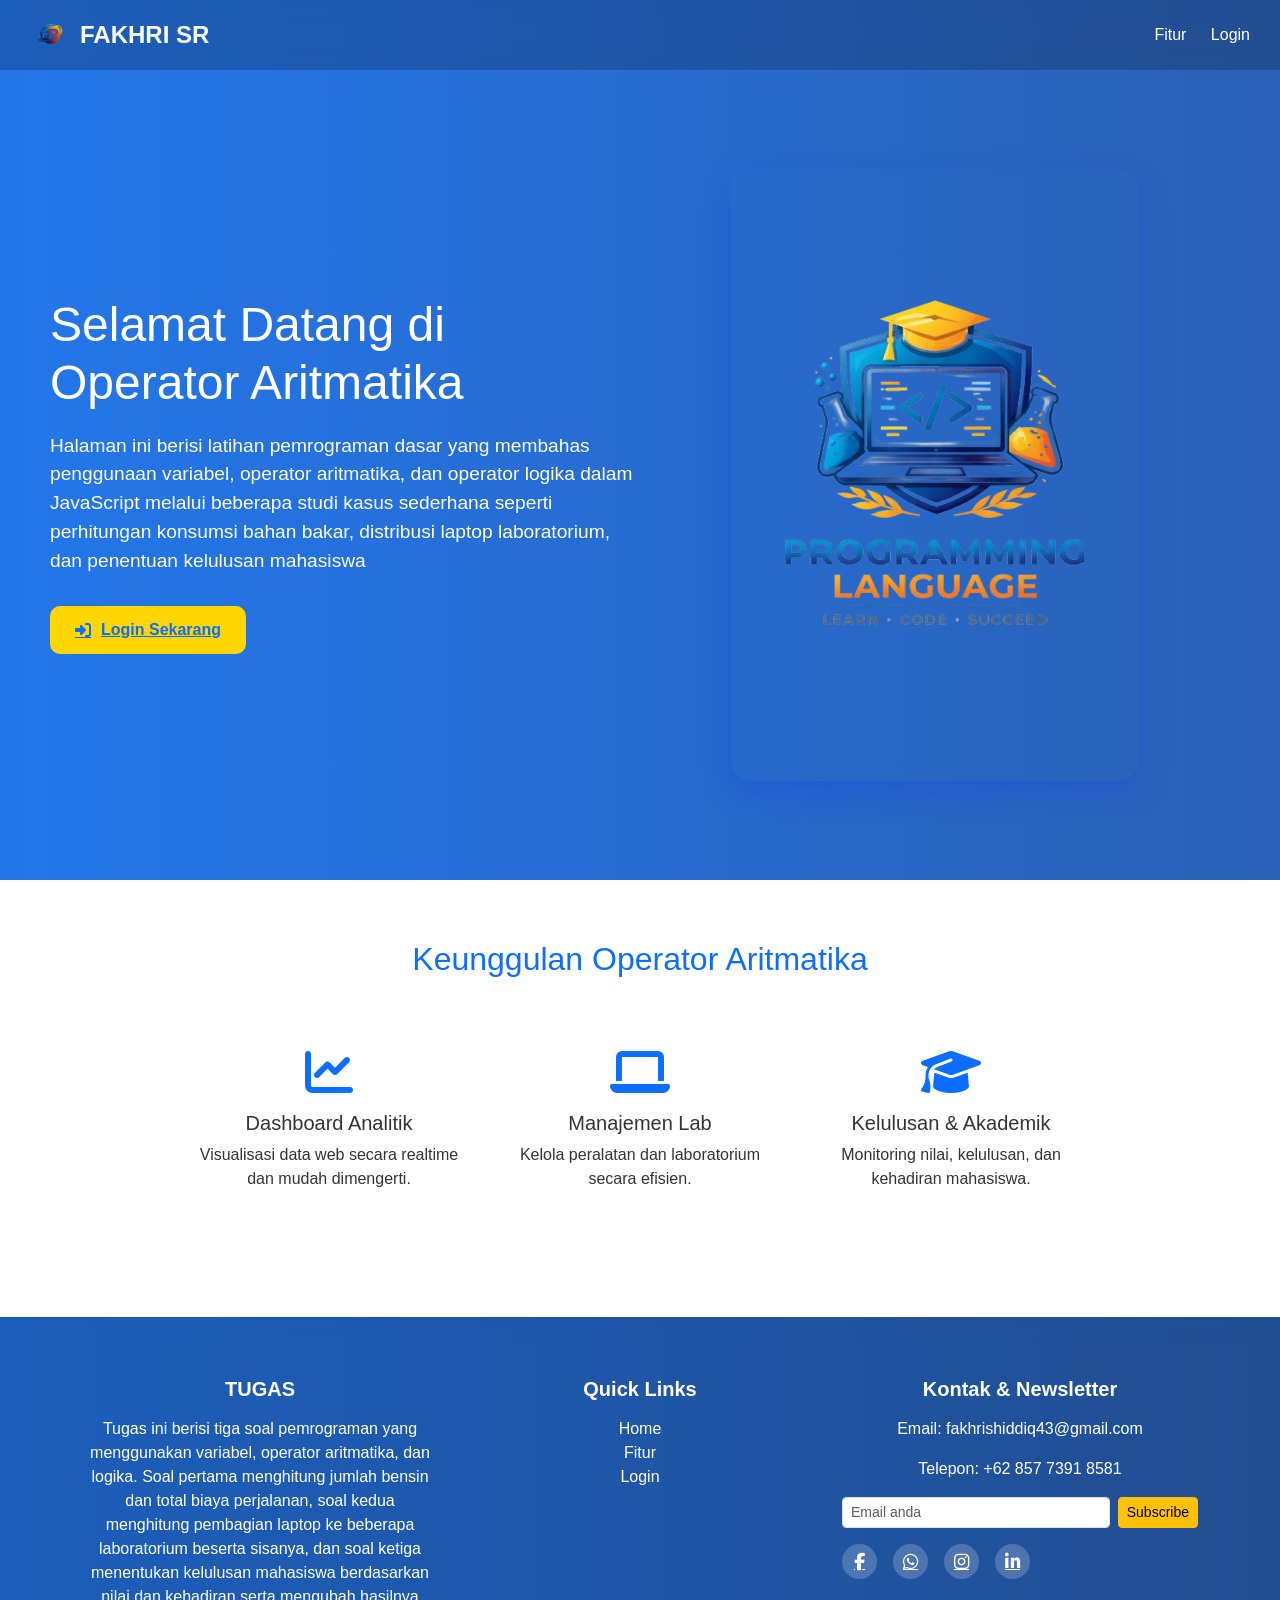
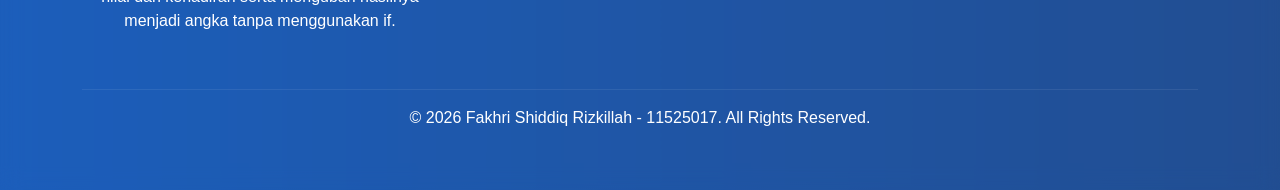
<file: index.html>
<!DOCTYPE html>
<html lang="en">
<head>
<meta charset="UTF-8">
<meta name="viewport" content="width=device-width, initial-scale=1.0">
<title>Operator Aritmatika</title>

<!-- Bootstrap & Font Awesome -->
<link href="https://cdn.jsdelivr.net/npm/bootstrap@5.3.2/dist/css/bootstrap.min.css" rel="stylesheet">
<link href="https://cdnjs.cloudflare.com/ajax/libs/font-awesome/6.5.0/css/all.min.css" rel="stylesheet">

<style>
body {
  font-family: 'Segoe UI', sans-serif;
  margin: 0;
  padding: 0;
  overflow-x: hidden;
  color: #fff;
  background: linear-gradient(270deg, #1a1818, #3a3950, #2376ea);
  background-size: 600% 600%;
  animation: gradientBG 15s ease infinite;
}

/* Animated gradient */
@keyframes gradientBG {
  0% {background-position:0% 50%;}
  50% {background-position:100% 50%;}
  100% {background-position:0% 50%;}
}

/* Navbar */
nav {
  padding: 15px 30px;
  background: rgba(0,0,0,0.2);
  backdrop-filter: blur(10px);
  display: flex;
  align-items: center;
  justify-content: space-between;
}
nav .logo-text {
  display: flex;
  align-items: center;
  gap: 10px;
  font-weight: 700;
  font-size: 1.5rem;
}
nav .logo-text img {
  width: 40px;
  height: 40px;
}
nav a {
  color: #fff;
  margin-left: 20px;
  text-decoration: none;
  font-weight: 500;
  transition: 0.3s;
}
nav a:hover { color: #ffd700; }

/* Hero Section */
.hero {
  display: flex;
  align-items: center;
  justify-content: center;
  min-height: 90vh;
  padding: 50px;
}
.hero-text {
  flex: 1;
  opacity: 0;
  transform: translateX(-50px);
  transition: 1s ease;
}
.hero-text.visible { 
  opacity: 1; 
  transform: translateX(0); 
}
.hero-text h1 { font-size: 3rem; margin-bottom: 20px; }
.hero-text p { font-size: 1.2rem; margin-bottom: 30px; }
.hero-btn {
  background: #ffd700;
  color: #0d6efd;
  font-weight: 600;
  padding: 12px 25px;
  border-radius: 10px;
  display: inline-flex;
  align-items: center;
  gap: 10px;
  transition: 0.3s;
}
.hero-btn:hover { transform: translateY(-3px); }
.hero-btn i { transition: 0.3s; }
.hero-btn:hover i { transform: translateX(5px); }

.hero-image {
  flex: 1;
  text-align: center;
  opacity: 0;
  transform: translateX(50px);
  transition: 1s ease;
}
.hero-image.visible { opacity: 1; transform: translateX(0); }
.hero-image img {
  max-width: 100%;
  border-radius: 20px;
  box-shadow: 0 12px 30px rgba(17, 53, 234, 0.25);
}

/* Features Section */
.features {
  background: #fff;
  color: #333;
  padding: 60px 30px;
}
.features h2 {
  text-align: center;
  margin-bottom: 50px;
  color: #0d6efd;
}
.feature-item {
  text-align: center;
  padding: 20px;
  margin-bottom: 30px;
  opacity: 0;
  transform: translateY(30px);
  transition: 0.6s ease;
}
.feature-item.visible {
  opacity: 1;
  transform: translateY(0);
}
.feature-item i { font-size: 3rem; color: #0d6efd; margin-bottom: 15px; }

/* Footer */
footer {
  text-align: center;
  padding: 20px;
  background: rgba(0,0,0,0.2);
  backdrop-filter: blur(10px);
  color: #fff;
}

/* Responsive */
@media(max-width:768px){
  .hero { flex-direction: column; text-align: center; }
  .hero-text, .hero-image { flex: 1; }
  .hero-text h1 { font-size: 2.2rem; }
  nav .logo-text { gap: 5px; font-size: 1.2rem; }
  nav .logo-text img { width: 30px; height: 30px; }
}
</style>
</head>
<body>

<!-- Navbar -->
<nav>
  <div class="logo-text">
    <img src="./img/logopt.png" alt="Logo SIAKAD">
    FAKHRI SR
  </div>
  <div>
    <a href="#features">Fitur</a>
    <a href="pages/login.html">Login</a>
  </div>
</nav>

<!-- Hero Section -->
<section class="hero">
  <div class="hero-text">
    <h1>Selamat Datang di Operator Aritmatika</h1>
    <p>Halaman ini berisi latihan pemrograman dasar yang membahas penggunaan variabel, operator aritmatika, dan operator logika dalam JavaScript melalui beberapa studi kasus sederhana seperti perhitungan konsumsi bahan bakar, distribusi laptop laboratorium, dan penentuan kelulusan mahasiswa</p>
    <a href="pages/login.html" class="hero-btn"><i class="fa fa-sign-in-alt"></i> Login Sekarang</a>
  </div>
  <div class="hero-image">
    <img src="./img/logo_landing.png" alt="SIAKAD Illustration">
  </div>
</section>

<!-- Features Section -->
<section class="features" id="features">
  <h2>Keunggulan Operator Aritmatika</h2>
  <div class="row justify-content-center">
    <div class="col-md-3 feature-item">
      <i class="fa fa-chart-line"></i>
      <h5>Dashboard Analitik</h5>
      <p>Visualisasi data web secara realtime dan mudah dimengerti.</p>
    </div>
    <div class="col-md-3 feature-item">
      <i class="fa fa-laptop"></i>
      <h5>Manajemen Lab</h5>
      <p>Kelola peralatan dan laboratorium secara efisien.</p>
    </div>
    <div class="col-md-3 feature-item">
      <i class="fa fa-graduation-cap"></i>
      <h5>Kelulusan & Akademik</h5>
      <p>Monitoring nilai, kelulusan, dan kehadiran mahasiswa.</p>
    </div>
  </div>
</section>

<!-- Footer Profesional -->
<!-- Footer Profesional Interaktif -->
<footer style="background: linear-gradient(135deg,#1a1818, #3a3950,); color:#fff; padding:60px 30px; font-family:'Segoe UI',sans-serif;">
  <div class="container">
    <div class="row">

      <!-- Tentang SIAKAD -->
      <div class="col-md-4 mb-4">
        <h5 class="fw-bold mb-3">TUGAS</h5>
        <p>
            Tugas ini berisi tiga soal pemrograman yang menggunakan variabel, operator aritmatika, dan logika. Soal pertama menghitung jumlah bensin dan total biaya perjalanan, soal kedua menghitung pembagian laptop ke beberapa laboratorium beserta sisanya, dan soal ketiga menentukan kelulusan mahasiswa berdasarkan nilai dan kehadiran serta mengubah hasilnya menjadi angka tanpa menggunakan if.
        </p>
      </div>

      <!-- Quick Links -->
      <div class="col-md-4 mb-4">
        <h5 class="fw-bold mb-3">Quick Links</h5>
        <ul class="list-unstyled">
          <li><a href="index.html" class="footer-link">Home</a></li>
          <li><a href="#features" class="footer-link">Fitur</a></li>
          <li><a href="pages/login.html" class="footer-link">Login</a></li>
        </ul>
      </div>

      <!-- Kontak & Newsletter -->
      <div class="col-md-4 mb-4">
        <h5 class="fw-bold mb-3">Kontak & Newsletter</h5>
        <p>Email: fakhrishiddiq43@gmail.com</p>
        <p>Telepon: +62 857 7391 8581</p>

        <!-- Newsletter -->
        <div class="d-flex mt-3" id="subscribeForm">
            <input type="email" class="form-control form-control-sm me-2" id="emailInput" placeholder="Email anda">
            <button class="btn btn-warning btn-sm" id="subscribeBtn">Subscribe</button>
        </div>

        <!-- Toast Container -->
        <div class="position-fixed bottom-0 end-0 p-3" style="z-index: 11">
        <div id="subscribeToast" class="toast align-items-center text-white border-0" role="alert" aria-live="assertive" aria-atomic="true">
            <div class="d-flex">
            <div class="toast-body" id="toastBody"></div>
            <button type="button" class="btn-close btn-close-white me-2 m-auto" data-bs-dismiss="toast" aria-label="Close"></button>
            </div>
        </div>
        </div>


        <!-- Sosial Media -->
        <div class="d-flex gap-3 mt-3">
          <a href="https://www.facebook.com/" class="social-icon"><i class="fab fa-facebook-f"></i></a>
          <a href="https://wa.me/6285773918581" target="_blank" class="social-icon"><i class="fab fa-whatsapp"></i></a>
          <a href="https://www.instagram.com/fchrxxn_/" class="social-icon"><i class="fab fa-instagram"></i></a>
          <a href="https://www.linkedin.com/in/fakhri-shiddiq-rizkillah-14242a2a3/" class="social-icon"><i class="fab fa-linkedin-in"></i></a>
        </div>
      </div>

    </div>

    <hr style="border-color: rgba(255,255,255,0.3);">

    <div class="text-center mt-3">
      &copy; 2026 Fakhri Shiddiq Rizkillah - 11525017. All Rights Reserved.
    </div>
  </div>

  <style>
    /* Hover link animasi */
    .footer-link {
      color: #fff;
      text-decoration: none;
      position: relative;
      transition: 0.3s;
    }
    .footer-link::after {
      content: '';
      position: absolute;
      width: 0;
      height: 2px;
      bottom: -2px;
      left: 0;
      background-color: #ffd700;
      transition: 0.3s;
    }
    .footer-link:hover::after { width: 100%; }
    .footer-link:hover { color: #ffd700; }

    /* Hover social icon animasi */
    .social-icon {
      display: inline-flex;
      align-items: center;
      justify-content: center;
      width: 35px;
      height: 35px;
      border-radius: 50%;
      background: rgba(255,255,255,0.2);
      color: #fff;
      font-size: 1.1rem;
      transition: 0.3s;
    }
    .social-icon:hover {
      background: #fff;
      color: #0d6efd;
      transform: scale(1.2);
    }

    /* Newsletter input focus */
    .form-control:focus {
      box-shadow: 0 0 8px rgba(255,215,0,0.7);
      border-color: #ffd700;
    }

    /* Button hover */
    .btn-warning:hover {
      background-color: #ffc107;
      color: #0d6efd;
      transform: translateY(-2px);
      transition: 0.3s;
    }

    /* Animasi slide in */
    .toast {
    transform: translateY(100%);
    transition: transform 0.5s ease, opacity 0.5s ease;
    }

    .toast.showing {
    transform: translateY(0);
    }

    .toast.show {
    transform: translateY(0);
    opacity: 1;
    }
  </style>
</footer>

<!-- Bootstrap JS -->
<script src="https://cdn.jsdelivr.net/npm/bootstrap@5.3.2/dist/js/bootstrap.bundle.min.js"></script>

<script>
// Hero animation on load
window.addEventListener("load", () => {
  document.querySelector(".hero-text").classList.add("visible");
  document.querySelector(".hero-image").classList.add("visible");
});

// Features animation on scroll
function revealFeatures() {
  const features = document.querySelectorAll(".feature-item");
  const triggerBottom = window.innerHeight * 0.9;
  features.forEach(feature => {
    const featureTop = feature.getBoundingClientRect().top;
    if(featureTop < triggerBottom) {
      feature.classList.add("visible");
    }
  });
}

window.addEventListener("scroll", revealFeatures);
revealFeatures();
</script>

<script>
const toastEl = document.getElementById('subscribeToast');
const toast = new bootstrap.Toast(toastEl, { delay: 3000 }); // otomatis hilang 3 detik

document.getElementById('subscribeBtn').addEventListener('click', function() {
  const email = document.getElementById('emailInput').value.trim();
  const toastBody = document.getElementById('toastBody');

  if(email === ''){
    toastEl.classList.remove('bg-success');
    toastEl.classList.add('bg-danger');
    toastBody.textContent = 'Masukkan email anda terlebih dahulu!';
  } else {
    toastEl.classList.remove('bg-danger');
    toastEl.classList.add('bg-success');
    toastBody.textContent = `Terima kasih! Email ${email} berhasil didaftarkan.`;
    document.getElementById('emailInput').value = '';
  }

  toast.show();
});
</script>
</body>
</html>
</file>
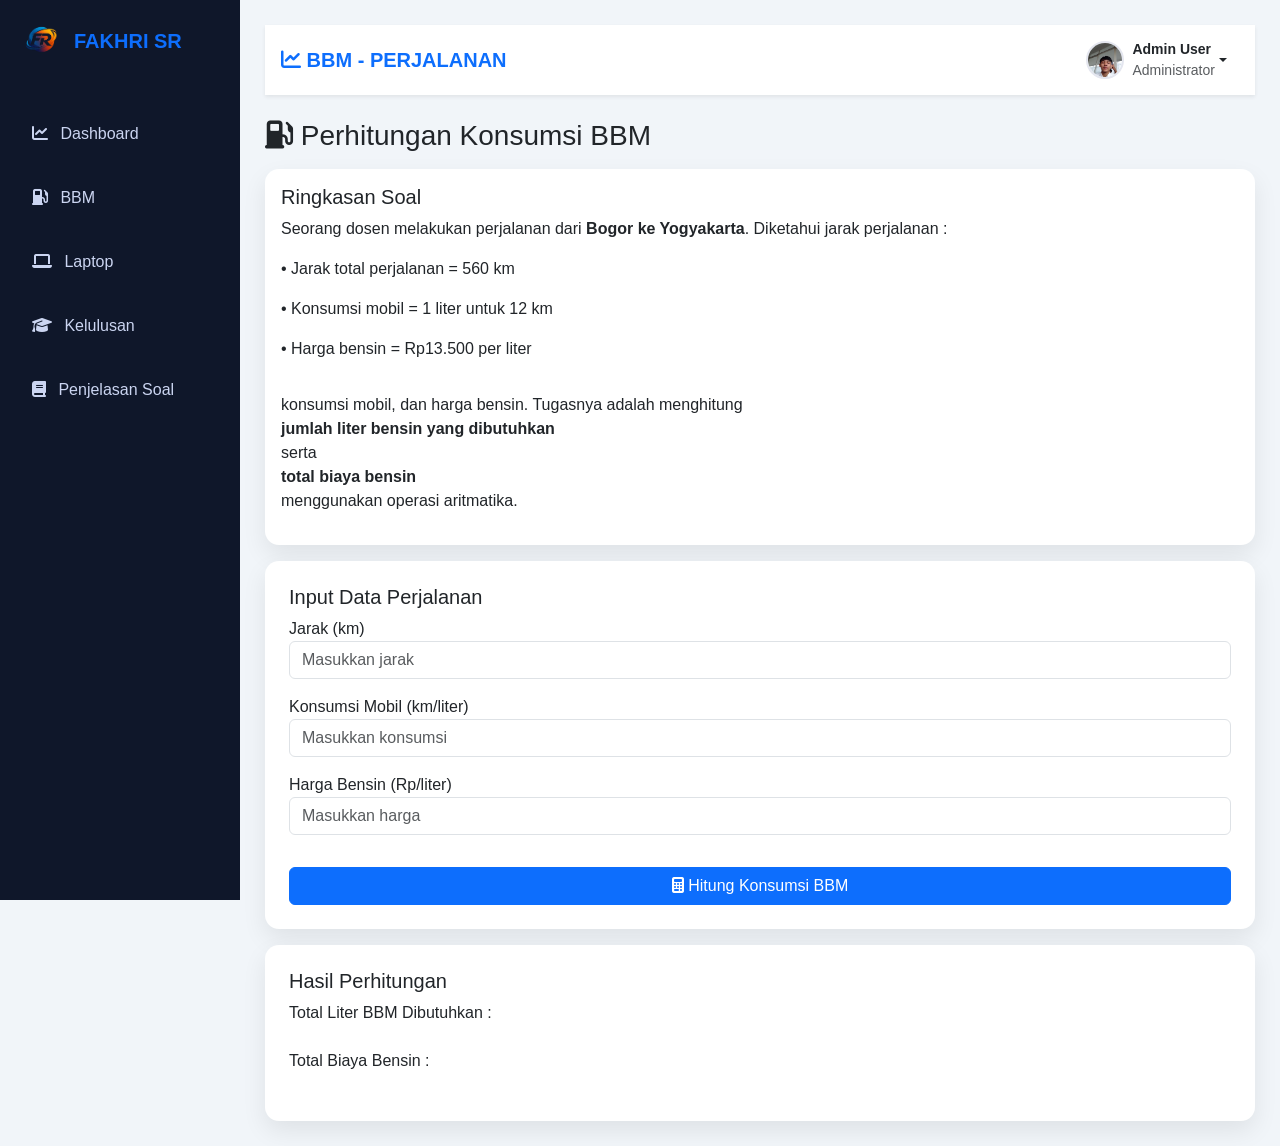
<file: pages/bbm.html>
<!DOCTYPE html>
<html>
<head>

<title>Perhitungan BBM</title>

<meta name="viewport" content="width=device-width, initial-scale=1">

<link href="https://cdn.jsdelivr.net/npm/bootstrap@5.3.2/dist/css/bootstrap.min.css" rel="stylesheet">

<link href="https://cdnjs.cloudflare.com/ajax/libs/font-awesome/6.5.0/css/all.min.css" rel="stylesheet">

<link rel="stylesheet" href="../css/style.css">

</head>

<body>

<!-- SIDEBAR (desktop only) -->
<div class="sidebar p-3 d-none d-md-block">
  <div class="d-flex align-items-center mb-5">
    <img src="../img/logopt.png" alt="Logo" style="width:50px; height:50px; object-fit:cover; border-radius:8px;" class="me-2">
    <span class="fw-bold fs-5 text-primary">FAKHRI SR</span>
  </div>
  <a href="dashboard.html" class="d-block py-2 px-3 mb-4 rounded hover-bg"><i class="fa fa-chart-line me-2"></i> Dashboard</a>
  <a href="bbm.html" class="d-block py-2 px-3 mb-4 rounded hover-bg"><i class="fa fa-gas-pump me-2"></i> BBM</a>
  <a href="laptop.html" class="d-block py-2 px-3 mb-4 rounded hover-bg"><i class="fa fa-laptop me-2"></i> Laptop</a>
  <a href="kelulusan.html" class="d-block py-2 px-3 mb-4 rounded hover-bg"><i class="fa fa-graduation-cap me-2"></i> Kelulusan</a>
  <a href="soal.html" class="d-block py-2 px-3 mb-4 rounded hover-bg"><i class="fa fa-book me-2"></i> Penjelasan Soal</a>
</div>

<!-- NAVBAR (mobile only) -->
<nav class="navbar navbar-expand-lg navbar-light bg-white shadow-sm d-md-none mb-4">
  <div class="container-fluid">
    <a class="navbar-brand fw-bold text-primary" href="#">
      <i class="fa fa-chart-line"></i> PROGRAMMING LANGUAGE
    </a>
    <button class="navbar-toggler" type="button" data-bs-toggle="collapse" data-bs-target="#mobileNav" aria-controls="mobileNav" aria-expanded="false" aria-label="Toggle navigation">
      <span class="navbar-toggler-icon"></span>
    </button>
    <div class="collapse navbar-collapse" id="mobileNav">
      <ul class="navbar-nav ms-auto mb-2 mb-lg-0">
        <li class="nav-item"><a class="nav-link" href="dashboard.html">Dashboard</a></li>
        <li class="nav-item"><a class="nav-link" href="bbm.html">BBM</a></li>
        <li class="nav-item"><a class="nav-link" href="laptop.html">Laptop</a></li>
        <li class="nav-item"><a class="nav-link" href="kelulusan.html">Kelulusan</a></li>
        <li class="nav-item"><a class="nav-link" href="soal.html">Penjelasan Soal</a></li>
        <li><hr class="dropdown-divider"></li>
        <!-- Profile -->
        <li class="nav-item">
          <a class="nav-link" href="#" data-bs-toggle="modal" data-bs-target="#profileModal">
            <i class="fa fa-user me-2"></i> Profile
          </a>
        </li>
        <!-- Logout -->
        <li class="nav-item">
          <a class="nav-link text-danger" href="#" onclick="logout()">
            <i class="fa fa-sign-out-alt me-2"></i> Logout
          </a>
        </li>
      </ul>
    </div>
  </div>
</nav>

<div class="content">

<nav class="navbar navbar-expand-lg navbar-light bg-white shadow-sm px-3 mb-4 d-none d-md-flex">
    <span class="navbar-brand fw-bold text-primary"><i class="fa fa-chart-line"></i> BBM - PERJALANAN</span>
    <div class="ms-auto d-flex align-items-center gap-3">
      <div class="dropdown">
        <button class="btn d-flex align-items-center user-menu dropdown-toggle" data-bs-toggle="dropdown">
          <img src="../img/foto-user.jpeg" class="user-img me-2">
          <div class="text-start d-none d-md-block">
            <div class="fw-semibold small">Admin User</div>
            <div class="text-muted small">Administrator</div>
          </div>
        </button>
        <ul class="dropdown-menu dropdown-menu-end shadow">
          <li><a class="dropdown-item" href="#" data-bs-toggle="modal" data-bs-target="#profileModal"><i class="fa fa-user me-2"></i> Profile</a></li>
          <li><hr class="dropdown-divider"></li>
          <li><a class="dropdown-item text-danger" href="#" onclick="logout()"><i class="fa fa-sign-out-alt me-2"></i> Logout</a></li>
        </ul>
      </div>
    </div>
  </nav>

<h3><i class="fa fa-gas-pump"></i> Perhitungan Konsumsi BBM</h3>

<!-- RINGKASAN SOAL -->

<div class="card p-3 mt-3">

<h5>Ringkasan Soal</h5>

<p>
Seorang dosen melakukan perjalanan dari <b>Bogor ke Yogyakarta</b>.
Diketahui jarak perjalanan :
<p>• Jarak total perjalanan = 560 km
<p>• Konsumsi mobil = 1 liter untuk 12 km</p>
<p>• Harga bensin = Rp13.500 per liter</p>
</p> konsumsi mobil, dan harga bensin.
Tugasnya adalah menghitung <b>jumlah liter bensin yang dibutuhkan</b> serta 
<b>total biaya bensin</b> menggunakan operasi aritmatika.
</p>

</div>


<!-- FORM INPUT -->

<div class="card p-4 mt-3">

<h5>Input Data Perjalanan</h5>

<!-- BBM -->
<div class="mb-3">
  <label>Jarak (km)</label>
  <input type="number" id="jarak" step="any" class="form-control" placeholder="Masukkan jarak">
</div>
<div class="mb-3">
  <label>Konsumsi Mobil (km/liter)</label>
  <input type="number" id="konsumsi" step="any" class="form-control" placeholder="Masukkan konsumsi">
</div>
<div class="mb-3">
  <label>Harga Bensin (Rp/liter)</label>
  <input type="text" id="harga" step="any" class="form-control" placeholder="Masukkan harga">
</div>

<button onclick="hitungBBM()" class="btn btn-primary mt-3">
<i class="fa fa-calculator"></i> Hitung Konsumsi BBM
</button>

</div>


<!-- HASIL -->

<div class="card p-4 mt-3">

<h5>Hasil Perhitungan</h5>

<p>Total Liter BBM Dibutuhkan :</p>
<h4 id="liter" class="text-primary"></h4>

<p>Total Biaya Bensin :</p>
<h4 id="biaya" class="text-success"></h4>

</div>

</div>


<!-- TOAST -->

<div class="toast-container position-fixed bottom-0 end-0 p-3">

<div id="liveToast" class="toast">

<div class="toast-body" id="toastBody"></div>

</div>

</div>


<script src="../js/script.js"></script>

<script src="https://cdn.jsdelivr.net/npm/bootstrap@5.3.2/dist/js/bootstrap.bundle.min.js"></script>
<!-- POP UP USER -->
<div class="modal fade" id="profileModal" tabindex="-1" aria-labelledby="profileModalLabel" aria-hidden="true">
  <div class="modal-dialog modal-dialog-centered">
    <div class="modal-content">

      <div class="modal-header border-0">
        <h5 class="modal-title fw-bold" id="profileModalLabel">Profile User</h5>
        <button type="button" class="btn-close" data-bs-dismiss="modal" aria-label="Close"></button>
      </div>

      <div class="modal-body text-center">
        <img src="../img/foto-user.jpeg" alt="User" class="rounded-circle mb-3" style="width:100px; height:100px; object-fit:cover;">
        <h5 class="fw-semibold mb-2">MAHASISWA</h5>
        <div class="text-muted mb-2">Fakhri Shiddiq Rizkillah</div>
        <div class="text-muted mb-2">11525017</div>
        <div class="text-muted mb-2">Sistem Informasi</div>
        <div class="text-muted mb-2">Semester 2</div>
        <div class="text-muted mb-2">Universitas Binaniaga Indonesia</div>
      </div>

    </div>
  </div>
</div>
</body>
</html>
</file>
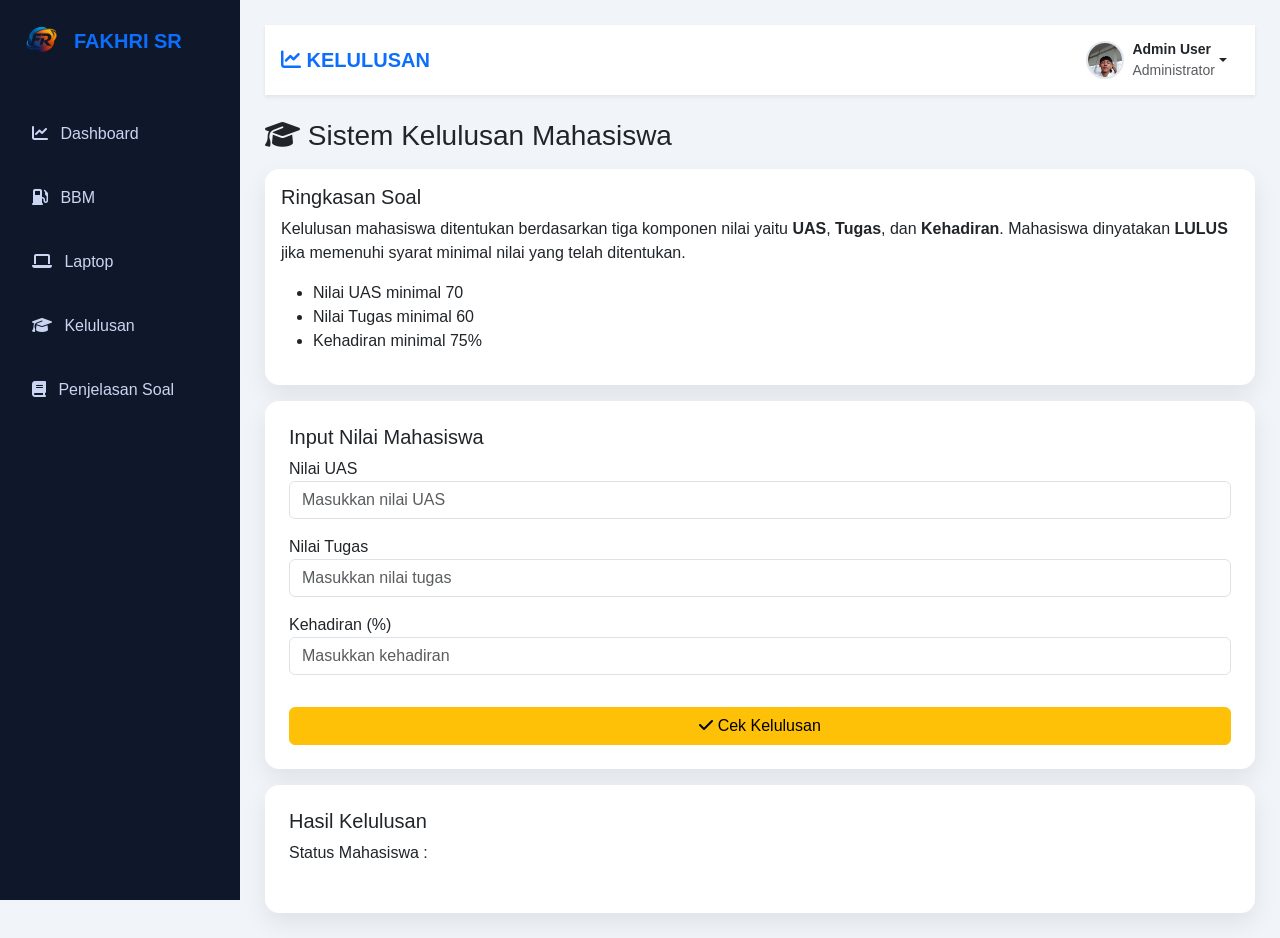
<file: pages/kelulusan.html>
<!DOCTYPE html>
<html>
<head>

<title>Cek Kelulusan</title>

<meta name="viewport" content="width=device-width, initial-scale=1">

<link href="https://cdn.jsdelivr.net/npm/bootstrap@5.3.2/dist/css/bootstrap.min.css" rel="stylesheet">

<link href="https://cdnjs.cloudflare.com/ajax/libs/font-awesome/6.5.0/css/all.min.css" rel="stylesheet">

<link rel="stylesheet" href="../css/style.css">

</head>

<body>

<!-- SIDEBAR (desktop only) -->
<div class="sidebar p-3 d-none d-md-block">
  <div class="d-flex align-items-center mb-5">
    <img src="../img/logopt.png" alt="Logo" style="width:50px; height:50px; object-fit:cover; border-radius:8px;" class="me-2">
    <span class="fw-bold fs-5 text-primary">FAKHRI SR</span>
  </div>
  <a href="dashboard.html" class="d-block py-2 px-3 mb-4 rounded hover-bg"><i class="fa fa-chart-line me-2"></i> Dashboard</a>
  <a href="bbm.html" class="d-block py-2 px-3 mb-4 rounded hover-bg"><i class="fa fa-gas-pump me-2"></i> BBM</a>
  <a href="laptop.html" class="d-block py-2 px-3 mb-4 rounded hover-bg"><i class="fa fa-laptop me-2"></i> Laptop</a>
  <a href="kelulusan.html" class="d-block py-2 px-3 mb-4 rounded hover-bg"><i class="fa fa-graduation-cap me-2"></i> Kelulusan</a>
  <a href="soal.html" class="d-block py-2 px-3 mb-4 rounded hover-bg"><i class="fa fa-book me-2"></i> Penjelasan Soal</a>
</div>

<!-- NAVBAR (mobile only) -->
<nav class="navbar navbar-expand-lg navbar-light bg-white shadow-sm d-md-none mb-4">
  <div class="container-fluid">
    <a class="navbar-brand fw-bold text-primary" href="#">
      <i class="fa fa-chart-line"></i> PROGRAMMING LANGUAGE
    </a>
    <button class="navbar-toggler" type="button" data-bs-toggle="collapse" data-bs-target="#mobileNav" aria-controls="mobileNav" aria-expanded="false" aria-label="Toggle navigation">
      <span class="navbar-toggler-icon"></span>
    </button>
    <div class="collapse navbar-collapse" id="mobileNav">
      <ul class="navbar-nav ms-auto mb-2 mb-lg-0">
        <li class="nav-item"><a class="nav-link" href="dashboard.html">Dashboard</a></li>
        <li class="nav-item"><a class="nav-link" href="bbm.html">BBM</a></li>
        <li class="nav-item"><a class="nav-link" href="laptop.html">Laptop</a></li>
        <li class="nav-item"><a class="nav-link" href="kelulusan.html">Kelulusan</a></li>
        <li class="nav-item"><a class="nav-link" href="soal.html">Penjelasan Soal</a></li>
        <li><hr class="dropdown-divider"></li>
        <!-- Profile -->
        <li class="nav-item">
          <a class="nav-link" href="#" data-bs-toggle="modal" data-bs-target="#profileModal">
            <i class="fa fa-user me-2"></i> Profile
          </a>
        </li>
        <!-- Logout -->
        <li class="nav-item">
          <a class="nav-link text-danger" href="#" onclick="logout()">
            <i class="fa fa-sign-out-alt me-2"></i> Logout
          </a>
        </li>
      </ul>
    </div>
  </div>
</nav>

<div class="content">

<nav class="navbar navbar-expand-lg navbar-light bg-white shadow-sm px-3 mb-4 d-none d-md-flex">
    <span class="navbar-brand fw-bold text-primary"><i class="fa fa-chart-line"></i> KELULUSAN</span>
    <div class="ms-auto d-flex align-items-center gap-3">
      <div class="dropdown">
        <button class="btn d-flex align-items-center user-menu dropdown-toggle" data-bs-toggle="dropdown">
          <img src="../img/foto-user.jpeg" class="user-img me-2">
          <div class="text-start d-none d-md-block">
            <div class="fw-semibold small">Admin User</div>
            <div class="text-muted small">Administrator</div>
          </div>
        </button>
        <ul class="dropdown-menu dropdown-menu-end shadow">
          <li><a class="dropdown-item" href="#" data-bs-toggle="modal" data-bs-target="#profileModal"><i class="fa fa-user me-2"></i> Profile</a></li>
          <li><hr class="dropdown-divider"></li>
          <li><a class="dropdown-item text-danger" href="#" onclick="logout()"><i class="fa fa-sign-out-alt me-2"></i> Logout</a></li>
        </ul>
      </div>
    </div>
  </nav>

<h3><i class="fa fa-graduation-cap"></i> Sistem Kelulusan Mahasiswa</h3>


<!-- RINGKASAN SOAL -->

<div class="card p-3 mt-3">

<h5>Ringkasan Soal</h5>

<p>
Kelulusan mahasiswa ditentukan berdasarkan tiga komponen nilai yaitu 
<b>UAS</b>, <b>Tugas</b>, dan <b>Kehadiran</b>. 
Mahasiswa dinyatakan <b>LULUS</b> jika memenuhi syarat minimal nilai
yang telah ditentukan.
</p>

<ul>
<li>Nilai UAS minimal 70</li>
<li>Nilai Tugas minimal 60</li>
<li>Kehadiran minimal 75%</li>
</ul>

</div>


<!-- FORM INPUT -->

<div class="card p-4 mt-3">

<h5>Input Nilai Mahasiswa</h5>

<div class="row">

<div class="mb-3">
  <label>Nilai UAS</label>
  <input type="number" id="uas" step="any" class="form-control" placeholder="Masukkan nilai UAS">
</div>
<div class="mb-3">
  <label>Nilai Tugas</label>
  <input type="number" id="tugas" step="any" class="form-control" placeholder="Masukkan nilai tugas">
</div>
<div class="mb-3">
  <label>Kehadiran (%)</label>
  <input type="number" id="hadir" step="any" class="form-control" placeholder="Masukkan kehadiran">
</div>

</div>


<button onclick="cekKelulusan()" class="btn btn-warning mt-3">

<i class="fa fa-check"></i> Cek Kelulusan

</button>

</div>


<!-- HASIL -->

<div class="card p-4 mt-3">

<h5>Hasil Kelulusan</h5>

<p>Status Mahasiswa :</p>

<h3 id="statusKelulusan"></h3>

</div>

</div>


<script src="../js/script.js"></script>
<script src="https://cdn.jsdelivr.net/npm/bootstrap@5.3.2/dist/js/bootstrap.bundle.min.js"></script>

<!-- POP UP USER -->
<div class="modal fade" id="profileModal" tabindex="-1" aria-labelledby="profileModalLabel" aria-hidden="true">
  <div class="modal-dialog modal-dialog-centered">
    <div class="modal-content">

      <div class="modal-header border-0">
        <h5 class="modal-title fw-bold" id="profileModalLabel">Profile User</h5>
        <button type="button" class="btn-close" data-bs-dismiss="modal" aria-label="Close"></button>
      </div>

      <div class="modal-body text-center">
        <img src="../img/foto-user.jpeg" alt="User" class="rounded-circle mb-3" style="width:100px; height:100px; object-fit:cover;">
        <h5 class="fw-semibold mb-2">MAHASISWA</h5>
        <div class="text-muted mb-2">Fakhri Shiddiq Rizkillah</div>
        <div class="text-muted mb-2">11525017</div>
        <div class="text-muted mb-2">Sistem Informasi</div>
        <div class="text-muted mb-2">Semester 2</div>
        <div class="text-muted mb-2">Universitas Binaniaga Indonesia</div>
      </div>

    </div>
  </div>
</div>

</body>
</html>
</file>
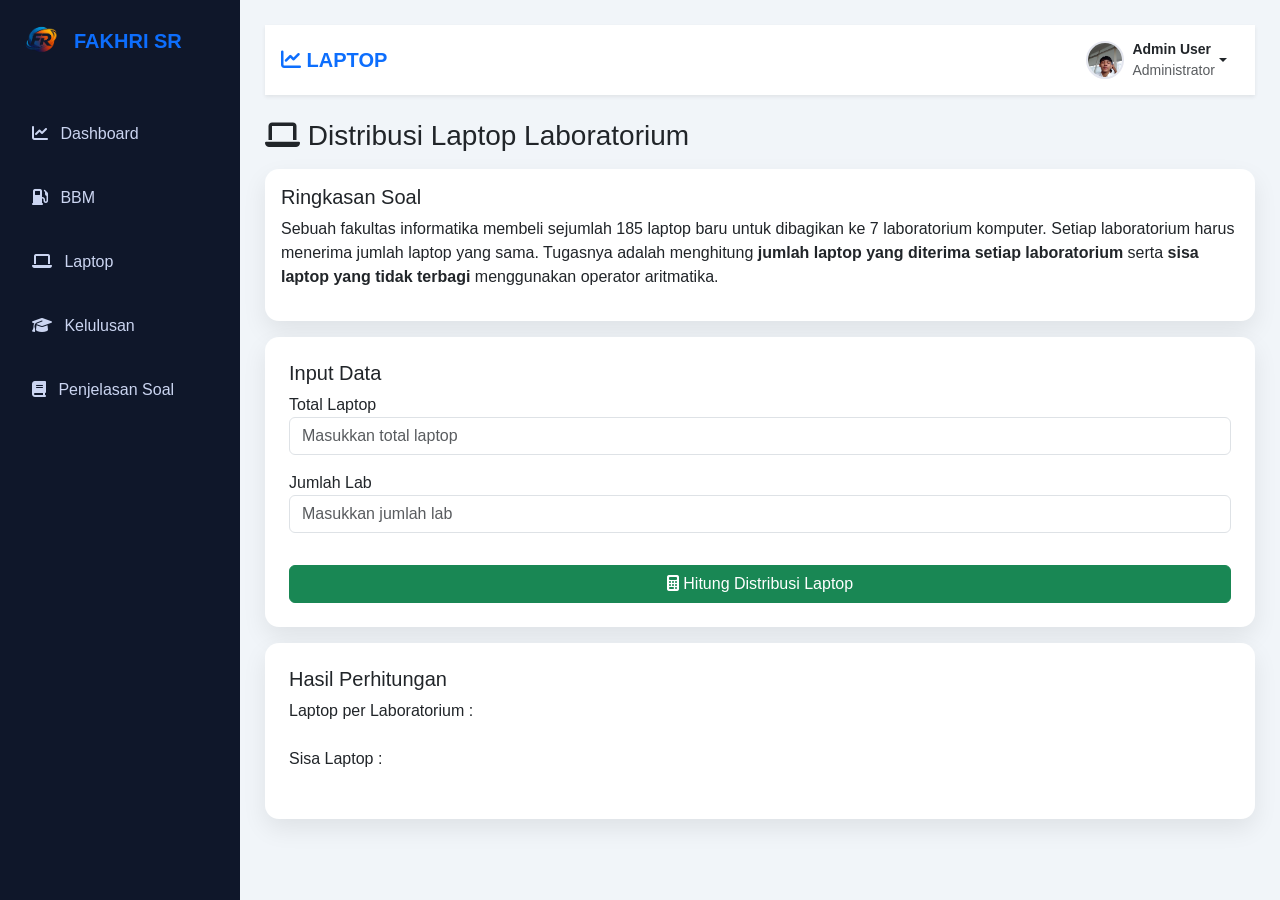
<file: pages/laptop.html>
<!DOCTYPE html>
<html>
<head>

<title>Distribusi Laptop</title>

<meta name="viewport" content="width=device-width, initial-scale=1">

<link href="https://cdn.jsdelivr.net/npm/bootstrap@5.3.2/dist/css/bootstrap.min.css" rel="stylesheet">

<link href="https://cdnjs.cloudflare.com/ajax/libs/font-awesome/6.5.0/css/all.min.css" rel="stylesheet">

<link rel="stylesheet" href="../css/style.css">

</head>

<body>

<!-- SIDEBAR (desktop only) -->
<div class="sidebar p-3 d-none d-md-block">
  <div class="d-flex align-items-center mb-5">
    <img src="../img/logopt.png" alt="Logo" style="width:50px; height:50px; object-fit:cover; border-radius:8px;" class="me-2">
    <span class="fw-bold fs-5 text-primary">FAKHRI SR</span>
  </div>
  <a href="dashboard.html" class="d-block py-2 px-3 mb-4 rounded hover-bg"><i class="fa fa-chart-line me-2"></i> Dashboard</a>
  <a href="bbm.html" class="d-block py-2 px-3 mb-4 rounded hover-bg"><i class="fa fa-gas-pump me-2"></i> BBM</a>
  <a href="laptop.html" class="d-block py-2 px-3 mb-4 rounded hover-bg"><i class="fa fa-laptop me-2"></i> Laptop</a>
  <a href="kelulusan.html" class="d-block py-2 px-3 mb-4 rounded hover-bg"><i class="fa fa-graduation-cap me-2"></i> Kelulusan</a>
  <a href="soal.html" class="d-block py-2 px-3 mb-4 rounded hover-bg"><i class="fa fa-book me-2"></i> Penjelasan Soal</a>
</div>

<!-- NAVBAR (mobile only) -->
<nav class="navbar navbar-expand-lg navbar-light bg-white shadow-sm d-md-none mb-4">
  <div class="container-fluid">
    <a class="navbar-brand fw-bold text-primary" href="#">
      <i class="fa fa-chart-line"></i> PROGRAMMING LANGUAGE
    </a>
    <button class="navbar-toggler" type="button" data-bs-toggle="collapse" data-bs-target="#mobileNav" aria-controls="mobileNav" aria-expanded="false" aria-label="Toggle navigation">
      <span class="navbar-toggler-icon"></span>
    </button>
    <div class="collapse navbar-collapse" id="mobileNav">
      <ul class="navbar-nav ms-auto mb-2 mb-lg-0">
        <li class="nav-item"><a class="nav-link" href="dashboard.html">Dashboard</a></li>
        <li class="nav-item"><a class="nav-link" href="bbm.html">BBM</a></li>
        <li class="nav-item"><a class="nav-link" href="laptop.html">Laptop</a></li>
        <li class="nav-item"><a class="nav-link" href="kelulusan.html">Kelulusan</a></li>
        <li class="nav-item"><a class="nav-link" href="soal.html">Penjelasan Soal</a></li>
        <li><hr class="dropdown-divider"></li>
        <!-- Profile -->
        <li class="nav-item">
          <a class="nav-link" href="#" data-bs-toggle="modal" data-bs-target="#profileModal">
            <i class="fa fa-user me-2"></i> Profile
          </a>
        </li>
        <!-- Logout -->
        <li class="nav-item">
          <a class="nav-link text-danger" href="#" onclick="logout()">
            <i class="fa fa-sign-out-alt me-2"></i> Logout
          </a>
        </li>
      </ul>
    </div>
  </div>
</nav>

<div class="content">

<nav class="navbar navbar-expand-lg navbar-light bg-white shadow-sm px-3 mb-4 d-none d-md-flex">
    <span class="navbar-brand fw-bold text-primary"><i class="fa fa-chart-line"></i> LAPTOP</span>
    <div class="ms-auto d-flex align-items-center gap-3">
      <div class="dropdown">
        <button class="btn d-flex align-items-center user-menu dropdown-toggle" data-bs-toggle="dropdown">
          <img src="../img/foto-user.jpeg" class="user-img me-2">
          <div class="text-start d-none d-md-block">
            <div class="fw-semibold small">Admin User</div>
            <div class="text-muted small">Administrator</div>
          </div>
        </button>
        <ul class="dropdown-menu dropdown-menu-end shadow">
          <li><a class="dropdown-item" href="#" data-bs-toggle="modal" data-bs-target="#profileModal"><i class="fa fa-user me-2"></i> Profile</a></li>
          <li><hr class="dropdown-divider"></li>
          <li><a class="dropdown-item text-danger" href="#" onclick="logout()"><i class="fa fa-sign-out-alt me-2"></i> Logout</a></li>
        </ul>
      </div>
    </div>
  </nav>

<h3><i class="fa fa-laptop"></i> Distribusi Laptop Laboratorium</h3>


<!-- RINGKASAN SOAL -->

<div class="card p-3 mt-3">

<h5>Ringkasan Soal</h5>

<p>
Sebuah fakultas informatika membeli sejumlah 185 laptop baru untuk dibagikan
ke 7 laboratorium komputer. Setiap laboratorium harus menerima jumlah
laptop yang sama. Tugasnya adalah menghitung <b>jumlah laptop yang diterima
setiap laboratorium</b> serta <b>sisa laptop yang tidak terbagi</b> menggunakan
operator aritmatika.
</p>

</div>


<!-- FORM INPUT -->

<div class="card p-4 mt-3">

<h5>Input Data</h5>

<div class="row">

<div class="mb-3">
  <label>Total Laptop</label>
  <input type="number" id="totalLaptop" step="any" class="form-control" placeholder="Masukkan total laptop">
</div>
<div class="mb-3">
  <label>Jumlah Lab</label>
  <input type="number" id="jumlahLab" step="any" class="form-control" placeholder="Masukkan jumlah lab">
</div>


</div>


<button onclick="hitungLaptop()" class="btn btn-success mt-3">

<i class="fa fa-calculator"></i> Hitung Distribusi Laptop

</button>

</div>


<!-- HASIL -->

<div class="card p-4 mt-3">

<h5>Hasil Perhitungan</h5>

<p>Laptop per Laboratorium :</p>
<h4 class="text-primary" id="perlab"></h4>

<p>Sisa Laptop :</p>
<h4 class="text-danger" id="sisa"></h4>

</div>

</div>


<script src="../js/script.js"></script>
<script src="https://cdn.jsdelivr.net/npm/bootstrap@5.3.2/dist/js/bootstrap.bundle.min.js"></script>

<!-- POP UP USER -->
<div class="modal fade" id="profileModal" tabindex="-1" aria-labelledby="profileModalLabel" aria-hidden="true">
  <div class="modal-dialog modal-dialog-centered">
    <div class="modal-content">

      <div class="modal-header border-0">
        <h5 class="modal-title fw-bold" id="profileModalLabel">Profile User</h5>
        <button type="button" class="btn-close" data-bs-dismiss="modal" aria-label="Close"></button>
      </div>

      <div class="modal-body text-center">
        <img src="../img/foto-user.jpeg" alt="User" class="rounded-circle mb-3" style="width:100px; height:100px; object-fit:cover;">
        <h5 class="fw-semibold mb-2">MAHASISWA</h5>
        <div class="text-muted mb-2">Fakhri Shiddiq Rizkillah</div>
        <div class="text-muted mb-2">11525017</div>
        <div class="text-muted mb-2">Sistem Informasi</div>
        <div class="text-muted mb-2">Semester 2</div>
        <div class="text-muted mb-2">Universitas Binaniaga Indonesia</div>
      </div>

    </div>
  </div>
</div>

</body>
</html>
</file>
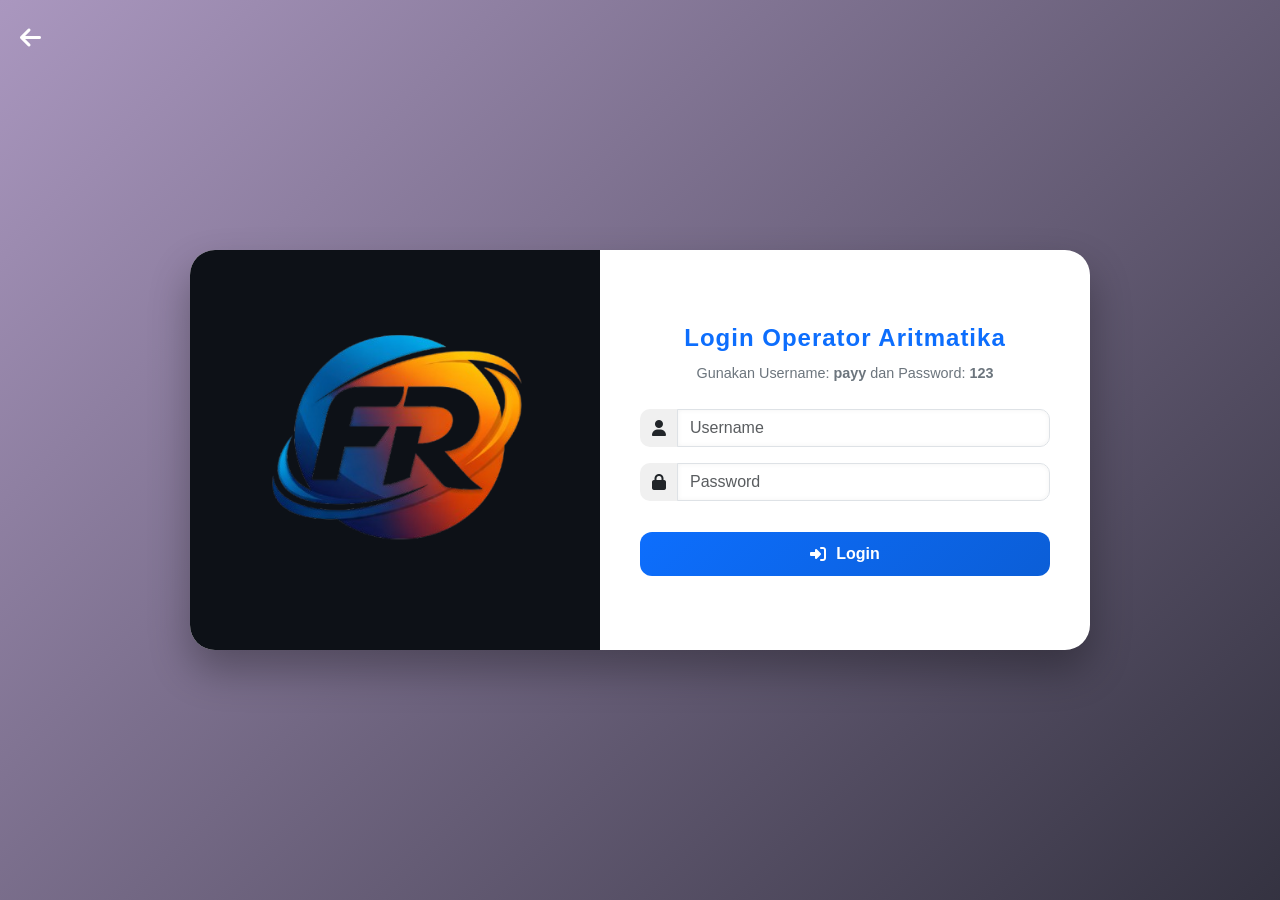
<file: pages/login.html>
<!DOCTYPE html>
<html lang="en">
<head>
<meta charset="UTF-8">
<meta name="viewport" content="width=device-width, initial-scale=1.0">
<title>Login SIAKAD - Modern</title>

<!-- Bootstrap & Font Awesome -->
<link href="https://cdn.jsdelivr.net/npm/bootstrap@5.3.2/dist/css/bootstrap.min.css" rel="stylesheet">
<link href="https://cdnjs.cloudflare.com/ajax/libs/font-awesome/6.5.0/css/all.min.css" rel="stylesheet">

<style>
  /* Background gradient animasi */
  body {
    height: 100vh;
    display: flex;
    justify-content: center;
    align-items: center;
    font-family: 'Segoe UI', sans-serif;
    background: linear-gradient(-45deg, #1e1e2f, #7592d4, #0d1117, #aa97bf);
    background-size: 400% 400%;
    animation: gradientBG 15s ease infinite;
    overflow: hidden;
    position: relative;
  }

  @keyframes gradientBG {
    0%{background-position:0% 50%;}
    50%{background-position:100% 50%;}
    100%{background-position:0% 50%;}
  }

  /* Back button kiri atas */
  .back-icon {
    position: absolute;
    top: 20px;
    left: 20px;
    font-size: 1.5rem;
    color: #fff;
    z-index: 2;
    text-decoration: none;
    transition: 0.3s;
  }
  .back-icon:hover {
    color: #ffd700;
    transform: scale(1.2);
  }

  /* Login card */
  .login-card {
    display: flex;
    max-width: 900px;
    width: 100%;
    background: #fff;
    border-radius: 25px;
    overflow: hidden;
    box-shadow: 0 20px 40px rgba(0,0,0,0.3);
    transform: translateY(50px);
    opacity: 0;
    animation: slideUpFade 0.8s forwards;
  }

  @keyframes slideUpFade {
    to {
      transform: translateY(0);
      opacity: 1;
    }
  }

  .login-card:hover {
    box-shadow: 0 25px 50px rgba(0,0,0,0.4);
  }

  /* Kiri: image */
  .login-card .card-image {
    flex: 1;
    background: url('../img/logopt.png') no-repeat center;
    background-color: #0d1117;
    background-size: cover;
    min-height: 400px;
    transition: transform 0.3s;
  }
  .login-card:hover .card-image {
    transform: scale(1.05);
  }

  /* Kanan: form */
  .login-card .card-form {
    flex: 1;
    padding: 50px 40px;
    display: flex;
    flex-direction: column;
    justify-content: center;
  }

  .card-form h4 {
    margin-bottom: 10px;
    font-weight: 700;
    color: #0d6efd;
    text-align: center;
    letter-spacing: 1px;
  }

  /* Petunjuk username/password */
  .card-form p.user-guide {
    text-align: center;
    font-size: 0.9rem;
    color: #6c757d;
    margin-bottom: 25px;
  }

  .input-group .form-control {
    transition: all 0.4s;
    border-radius: 10px;
    box-shadow: inset 0 0 5px rgba(0,0,0,0.05);
  }
  .input-group .form-control:focus {
    box-shadow: 0 0 15px rgba(13,110,253,0.5);
    border-color: #0d6efd;
  }

  .input-group-text {
    background: #f0f0f0;
    border: none;
    border-radius: 10px 0 0 10px;
  }

  /* Tombol login */
  .btn-login {
    background: linear-gradient(135deg, #0d6efd, #0b5ed7);
    border: none;
    color: #fff;
    font-weight: 600;
    transition: all 0.3s ease-in-out;
    display: flex;
    justify-content: center;
    align-items: center;
    gap: 10px;
    margin-top: 15px;
    padding: 10px 0;
    font-size: 1rem;
    border-radius: 12px;
  }
  .btn-login:hover {
    transform: translateY(-3px) scale(1.02);
    background: linear-gradient(135deg, #0b5ed7, #0d6efd);
    box-shadow: 0 10px 25px rgba(0,0,0,0.3);
  }

  /* Animasi ikon login */
  #loginIcon {
    transition: transform 0.3s;
  }

  /* Toast */
  .toast-container {
    position: fixed;
    top: 20px;
    right: 20px;
    z-index: 1055;
  }

  /* Responsive */
  @media (max-width: 768px){
    .login-card {
      flex-direction: column;
    }
    .login-card .card-image {
      min-height: 200px;
    }
    .card-form {
      padding: 30px 20px;
    }
  }
</style>
</head>
<body>

<!-- Back -->
<a href="../index.html" class="back-icon"><i class="fa fa-arrow-left"></i></a>

<!-- Login Card -->
<div class="login-card">

  <!-- Kiri: Image -->
  <div class="card-image"></div>

  <!-- Kanan: Form -->
  <div class="card-form">
    <h4>Login Operator Aritmatika</h4>
    <p class="user-guide">Gunakan Username: <b>payy</b> dan Password: <b>123</b></p>

    <!-- Username -->
    <div class="input-group mb-3">
      <span class="input-group-text"><i class="fa fa-user"></i></span>
      <input id="username" type="text" class="form-control" placeholder="Username">
    </div>

    <!-- Password -->
    <div class="input-group mb-3">
      <span class="input-group-text"><i class="fa fa-lock"></i></span>
      <input id="password" type="password" class="form-control" placeholder="Password">
    </div>

    <!-- Login button -->
    <button class="btn btn-login w-100" id="btnLogin" onclick="login()">
      <i class="fa fa-sign-in-alt" id="loginIcon"></i> Login
    </button>
  </div>

</div>

<!-- Toast -->
<div class="toast-container">
  <div id="loginToast" class="toast align-items-center text-white bg-danger border-0" role="alert" aria-live="assertive" aria-atomic="true">
    <div class="d-flex">
      <div class="toast-body" id="toastBody">Error message</div>
      <button type="button" class="btn-close btn-close-white me-2 m-auto" data-bs-dismiss="toast" aria-label="Close"></button>
    </div>
  </div>
</div>

<!-- Bootstrap JS -->
<script src="https://cdn.jsdelivr.net/npm/bootstrap@5.3.2/dist/js/bootstrap.bundle.min.js"></script>

<script>
  // Animasi ikon saat klik
  function animateIcon(){
    const icon = document.getElementById('loginIcon');
    icon.style.transform = "rotate(20deg) scale(1.3)";
    setTimeout(() => {
      icon.style.transform = "rotate(0deg) scale(1)";
    }, 300);
  }

  // Fungsi toast
  function showToast(message){
    const toastEl = document.getElementById('loginToast');
    const toastBody = document.getElementById('toastBody');
    toastBody.innerText = message;
    const toast = new bootstrap.Toast(toastEl);
    toast.show();
  }

  // Login
  function login(){
    animateIcon();
    const user = document.getElementById("username").value.trim();
    const pass = document.getElementById("password").value.trim();

    if(!user || !pass){
      showToast("Username atau Password belum diisi");
      return;
    }

    if(user === "payy" && pass === "123"){
      localStorage.setItem("login","true");
      window.location = "dashboard.html";
    }else{
      showToast("Username atau Password salah");
    }
  }
</script>

</body>
</html>
</file>
<file: css/style.css>
#lineChart {
background:#0d1117;
border-radius:10px;
padding:10px;
}

body{background:#f1f5f9;font-family:'Segoe UI',sans-serif;}
.sidebar{position:fixed;width:240px;height:100%;background:#0f172a;padding-top:20px;z-index:1000;}
.content{margin-left:240px;padding:25px;}
.sidebar a{display:block;color:#cbd5f1;padding:12px 20px;text-decoration:none;transition:0.3s;}
.sidebar a:hover{background:#1e293b;color:white;}
.card{border:none;border-radius:12px;box-shadow:0 10px 25px rgba(0,0,0,0.08);}
.user-img{width:38px;height:38px;border-radius:50%;object-fit:cover;border:2px solid #e4e6ef;}
.user-menu{background:transparent;border:none;transition:0.2s;}
.user-menu:hover{background:#f5f6fa;border-radius:8px;}
@media(max-width:768px){
  .sidebar{display:none;}
  .content{margin-left:0;padding:15px;}
}

/* SIDEBAR */

.sidebar{
position:fixed;
width:240px;
height:100%;
background:#0f172a;
padding-top:20px;
}

.sidebar h4{
color:white;
text-align:center;
margin-bottom:30px;
}

.sidebar a{
display:block;
color:#cbd5f1;
padding:12px 20px;
text-decoration:none;
transition:0.3s;
}

.sidebar a:hover{
background:#1e293b;
color:white;
}

.content{
margin-left:240px;
padding:25px;
}

/* CARD */

.card{
border:none;
border-radius:12px;
box-shadow:0 6px 18px rgba(0,0,0,0.08);
}

/* LOADING */

#loading{
position:fixed;
top:0;
left:0;
width:100%;
height:100%;
background:white;
display:flex;
align-items:center;
justify-content:center;
z-index:9999;
}

/* MOBILE */

/* SIDEBAR - desktop only */
.sidebar{
    position:fixed;
    left:0;
    top:0;
    width:240px;
    height:100%;
    background:#0f172a;
    padding-top:20px;
    z-index:1000;
}

/* CONTENT - desktop */
.content{
    margin-left:240px;
    padding:25px;
}

/* MOBILE: hide sidebar, use top navbar */
@media(max-width:768px){
    .sidebar{
        display:none; /* sidebar hilang */
    }

    .content{
        margin-left:0; /* full width */
        padding:15px;
    }

    /* Navbar menyesuaikan */
    .navbar{
        position:sticky;
        top:0;
        z-index:999;
    }
}

canvas{
height:350px !important;
}

.card{
border-radius:14px;
box-shadow:0 10px 25px rgba(0,0,0,0.08);
}

/* USER PHOTO */

.user-img{

width:38px;
height:38px;

border-radius:50%;

object-fit:cover;

border:2px solid #e4e6ef;

}


/* USER MENU */

.user-menu{

background:transparent;
border:none;

transition:0.2s;

}

.user-menu:hover{

background:#f5f6fa;
border-radius:8px;

}


/* SEARCH BAR */

.navbar input{

border-radius:20px;

padding-left:15px;

}


/* NOTIFICATION */

.fa-bell{

cursor:pointer;
transition:0.2s;

}

.fa-bell:hover{

color:#0d6efd;

transform:scale(1.1);

}

/* efek hover menu sidebar */
.sidebar a.hover-bg:hover {
  background-color: #f0f2f5;
  color: #0d6efd;
  text-decoration: none;
  transition: 0.2s;
}

/* Ikon animasi */
#loginIcon {
  transition: transform 0.3s;
}

/* Efek klik */
.btn-login:active #loginIcon {
  transform: rotate(20deg) scale(1.2);
}
</file>
